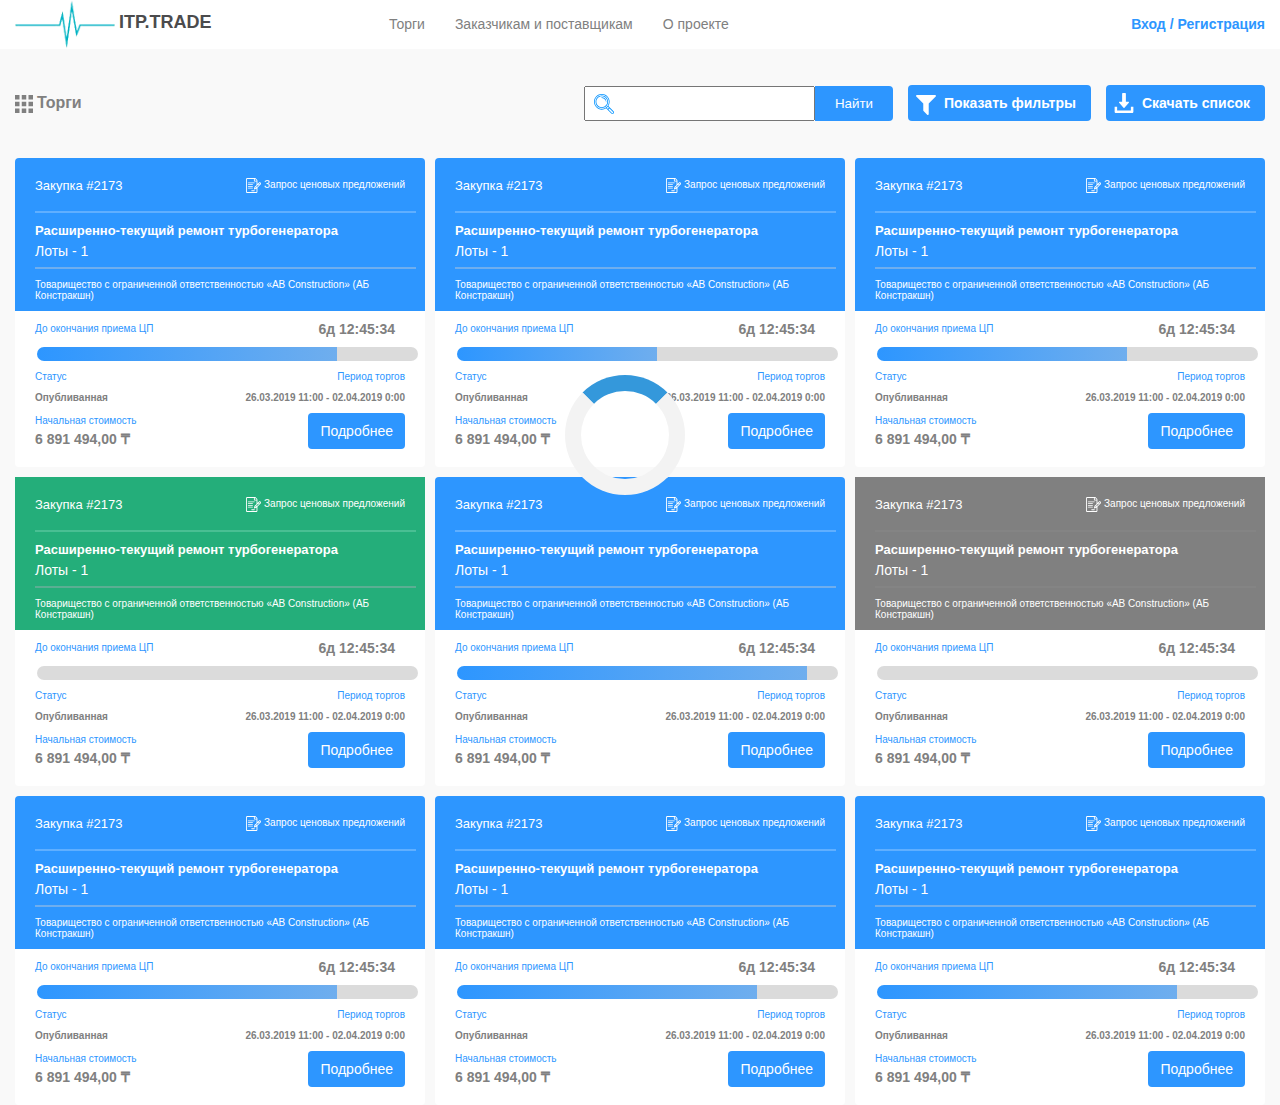
<file: index.html>
<!DOCTYPE html>
<html lang="ru-RU">
  <head>
    <meta charset="utf-8" />
    <title>Главная страница</title>
    <!--[if IE]>
      <meta http-equiv="X-UA-Compatible" content="IE = edge"
    /><![endif]-->
    <meta name="viewport" content="width=device-width,initial-scale=1" />
    <meta name="keywords" content="" />
    <link rel="stylesheet" type="text/css" href="css/style.css" />
    <link rel="shortcut icon" href="img/favicon/favicon-96x96.png" />
    <!--[if lt IE 9]>
      <script src="https://cdnjs.cloudflare.com/ajax/libs/html5shiv/3.7.3/html5shiv-printshiv.min.js"></script
    ><![endif]-->
  </head>
  <body onload="myFunction()" style="margin:0;">
    <div id="loader"></div>
    <div id="myDiv" class="wrapper animate-bottom">
      <header class="header">
        <div class="container">
          <div class="header__content">
            <div class="header__logo">
              <a href="index.html" class="header__logo-link">
                <img src="img/pulse.png" alt="" class="header__logo-img" />
                <span class="header__logo-text">ITP.TRADE</span>
              </a>
            </div>
            <div class="header__nav">
              <ul class="header__nav-list">
                <li class="header__nav-item">
                  <a href="" class="header__nav-link">Торги</a>
                </li>
                <li class="header__nav-item">
                  <a href="" class="header__nav-link"
                    >Заказчикам и поставщикам</a
                  >
                </li>
                <li class="header__nav-item">
                  <a href="" class="header__nav-link">О проекте</a>
                </li>
              </ul>
            </div>
            <div class="header__registration">
              <a href="#" class="header__registration-link">Вход &#47;</a>
              <a href="#" class="header__registration-link">Регистрация</a>
            </div>
          </div>
        </div>
      </header>
      <div class="content-top">
        <div class="container">
          <div class="content-top__bidding">
            <img src="img/svg/menu.svg" alt="" class="bidding__img" />
            <span class="bidding__text">Торги</span>
          </div>
          <div class="content-top__filter-sort">
            <div class="filter-sort__search">
              <div class="search__body">
                <form action="" class="search__form">
                  <input type="text" class="search__input" /><input
                    type="submit"
                    class="btn search__btn"
                    value="Найти"
                  />
                  <img src="img/svg/loupe.svg" alt="" class="search__img" />
                </form>
              </div>
            </div>
            <div class="filter-sort__filter-btn">
              <div class="filter-btn">
                <img src="img/svg/filter.svg" alt="" class="filter-btn__img" />
                <a href="#" class="btn btn__filter-btn">Показать фильтры</a>
              </div>
            </div>
            <div class="filter-sort__btn-download">
              <div class="btn-download">
                <img
                  src="img/svg/download.svg"
                  alt=""
                  class="btn-download__img"
                />
                <a href="#" class="btn btn__btn-download">Скачать список</a>
              </div>
            </div>
          </div>
        </div>
      </div>
      <div class="purchase-cards">
        <div class="container">
          <div class="purchase-card__item">
            <div class="card-header">
              <div class="card-header__number">
                <span class="card-header__number-purchase">Закупка #2173</span>
                <div class="card-header__request">
                  <img
                    src="img/svg/document.svg"
                    alt=""
                    class="card-header__request-img"
                  />
                  <span class="card-header__request-text"
                    >Запрос ценовых предложений</span
                  >
                </div>
              </div>
              <div class="card-header__head">
                <h3 class="card-header__head-h3">
                  Расширенно-текущий ремонт турбогенератора
                </h3>
                <span class="card-header__head-lots">Лоты - 1</span>
              </div>
              <div class="card-header__company">
                <span class="card-header__company-text"
                  >Товарищество с ограниченной ответственностью «AB
                  Construction» (АБ Констракшн)
                </span>
              </div>
            </div>
            <div class="card-content">
              <div class="card-content__range">
                <div class="range-info">
                  <div class="range-info__title">
                    <span class="range-info__end">До окончания приема ЦП</span>
                    <span class="range-date">6д 12:45:34</span>
                  </div>
                  <div class="range__filter__range-1"></div>
                </div>
              </div>
              <div class="card-content__status">
                <div class="status__title">
                  <span class="status-title__status">Статус</span>
                  <span class="status-trading">Период торгов</span>
                </div>
                <div class="status__content">
                  <span class="status-trading__published">Опубливанная</span>
                  <span class="status-trading__period"
                    >26.03.2019 11:00 - 02.04.2019 0:00</span
                  >
                </div>
              </div>
              <div class="card-content__initial">
                <div class="initial__title">
                  <span class="initial-cost">Начальная стоимость</span>
                  <span class="card-content__initial-cost__number"
                    >6 891 494,00 &#8376;</span
                  >
                </div>
                <a href="card.html" class="btn card-btn">Подробнее</a>
              </div>
            </div>
          </div>
          <div class="purchase-card__item">
            <div class="card-header">
              <div class="card-header__number">
                <span class="card-header__number-purchase">Закупка #2173</span>
                <div class="card-header__request">
                  <img
                    src="img/svg/document.svg"
                    alt=""
                    class="card-header__request-img"
                  />
                  <span class="card-header__request-text"
                    >Запрос ценовых предложений</span
                  >
                </div>
              </div>
              <div class="card-header__head">
                <h3 class="card-header__head-h3">
                  Расширенно-текущий ремонт турбогенератора
                </h3>
                <span class="card-header__head-lots">Лоты - 1</span>
              </div>
              <div class="card-header__company">
                <span class="card-header__company-text"
                  >Товарищество с ограниченной ответственностью «AB
                  Construction» (АБ Констракшн)
                </span>
              </div>
            </div>
            <div class="card-content">
              <div class="card-content__range">
                <div class="range-info">
                  <div class="range-info__title">
                    <span class="range-info__end">До окончания приема ЦП</span>
                    <span class="range-date">6д 12:45:34</span>
                  </div>
                  <div class="range__filter__range-2"></div>
                </div>
              </div>
              <div class="card-content__status">
                <div class="status__title">
                  <span class="status-title__status">Статус</span>
                  <span class="status-trading">Период торгов</span>
                </div>
                <div class="status__content">
                  <span class="status-trading__published">Опубливанная</span>
                  <span class="status-trading__period"
                    >26.03.2019 11:00 - 02.04.2019 0:00</span
                  >
                </div>
              </div>
              <div class="card-content__initial">
                <div class="initial__title">
                  <span class="initial-cost">Начальная стоимость</span>
                  <span class="card-content__initial-cost__number"
                    >6 891 494,00 &#8376;</span
                  >
                </div>
                <a href="card.html" class="btn card-btn">Подробнее</a>
              </div>
            </div>
          </div>
          <div class="purchase-card__item">
            <div class="card-header">
              <div class="card-header__number">
                <span class="card-header__number-purchase">Закупка #2173</span>
                <div class="card-header__request">
                  <img
                    src="img/svg/document.svg"
                    alt=""
                    class="card-header__request-img"
                  />
                  <span class="card-header__request-text"
                    >Запрос ценовых предложений</span
                  >
                </div>
              </div>
              <div class="card-header__head">
                <h3 class="card-header__head-h3">
                  Расширенно-текущий ремонт турбогенератора
                </h3>
                <span class="card-header__head-lots">Лоты - 1</span>
              </div>
              <div class="card-header__company">
                <span class="card-header__company-text"
                  >Товарищество с ограниченной ответственностью «AB
                  Construction» (АБ Констракшн)
                </span>
              </div>
            </div>
            <div class="card-content">
              <div class="card-content__range">
                <div class="range-info">
                  <div class="range-info__title">
                    <span class="range-info__end">До окончания приема ЦП</span>
                    <span class="range-date">6д 12:45:34</span>
                  </div>
                  <div class="range__filter__range-3"></div>
                </div>
              </div>
              <div class="card-content__status">
                <div class="status__title">
                  <span class="status-title__status">Статус</span>
                  <span class="status-trading">Период торгов</span>
                </div>
                <div class="status__content">
                  <span class="status-trading__published">Опубливанная</span>
                  <span class="status-trading__period"
                    >26.03.2019 11:00 - 02.04.2019 0:00</span
                  >
                </div>
              </div>
              <div class="card-content__initial">
                <div class="initial__title">
                  <span class="initial-cost">Начальная стоимость</span>
                  <span class="card-content__initial-cost__number"
                    >6 891 494,00 &#8376;</span
                  >
                </div>
                <a href="card.html" class="btn card-btn">Подробнее</a>
              </div>
            </div>
          </div>
          <div class="purchase-card__item">
            <div class="card-header--green">
              <div class="card-header__number--green">
                <span class="card-header__number-purchase">Закупка #2173</span>
                <div class="card-header__request">
                  <img
                    src="img/svg/document.svg"
                    alt=""
                    class="card-header__request-img"
                  />
                  <span class="card-header__request-text"
                    >Запрос ценовых предложений</span
                  >
                </div>
              </div>
              <div class="card-header__head--green">
                <h3 class="card-header__head-h3">
                  Расширенно-текущий ремонт турбогенератора
                </h3>
                <span class="card-header__head-lots">Лоты - 1</span>
              </div>
              <div class="card-header__company">
                <span class="card-header__company-text"
                  >Товарищество с ограниченной ответственностью «AB
                  Construction» (АБ Констракшн)
                </span>
              </div>
            </div>
            <div class="card-content">
              <div class="card-content__range">
                <div class="range-info">
                  <div class="range-info__title">
                    <span class="range-info__end">До окончания приема ЦП</span>
                    <span class="range-date">6д 12:45:34</span>
                  </div>
                  <div class="range__filter__range-4"></div>
                </div>
              </div>
              <div class="card-content__status">
                <div class="status__title">
                  <span class="status-title__status">Статус</span>
                  <span class="status-trading">Период торгов</span>
                </div>
                <div class="status__content">
                  <span class="status-trading__published">Опубливанная</span>
                  <span class="status-trading__period"
                    >26.03.2019 11:00 - 02.04.2019 0:00</span
                  >
                </div>
              </div>
              <div class="card-content__initial">
                <div class="initial__title">
                  <span class="initial-cost">Начальная стоимость</span>
                  <span class="card-content__initial-cost__number"
                    >6 891 494,00 &#8376;</span
                  >
                </div>
                <a href="card.html" class="btn card-btn">Подробнее</a>
              </div>
            </div>
          </div>
          <div class="purchase-card__item">
            <div class="card-header">
              <div class="card-header__number">
                <span class="card-header__number-purchase">Закупка #2173</span>
                <div class="card-header__request">
                  <img
                    src="img/svg/document.svg"
                    alt=""
                    class="card-header__request-img"
                  />
                  <span class="card-header__request-text"
                    >Запрос ценовых предложений</span
                  >
                </div>
              </div>
              <div class="card-header__head">
                <h3 class="card-header__head-h3">
                  Расширенно-текущий ремонт турбогенератора
                </h3>
                <span class="card-header__head-lots">Лоты - 1</span>
              </div>
              <div class="card-header__company">
                <span class="card-header__company-text"
                  >Товарищество с ограниченной ответственностью «AB
                  Construction» (АБ Констракшн)
                </span>
              </div>
            </div>
            <div class="card-content">
              <div class="card-content__range">
                <div class="range-info">
                  <div class="range-info__title">
                    <span class="range-info__end">До окончания приема ЦП</span>
                    <span class="range-date">6д 12:45:34</span>
                  </div>
                  <div class="range__filter__range-5"></div>
                </div>
              </div>
              <div class="card-content__status">
                <div class="status__title">
                  <span class="status-title__status">Статус</span>
                  <span class="status-trading">Период торгов</span>
                </div>
                <div class="status__content">
                  <span class="status-trading__published">Опубливанная</span>
                  <span class="status-trading__period"
                    >26.03.2019 11:00 - 02.04.2019 0:00</span
                  >
                </div>
              </div>
              <div class="card-content__initial">
                <div class="initial__title">
                  <span class="initial-cost">Начальная стоимость</span>
                  <span class="card-content__initial-cost__number"
                    >6 891 494,00 &#8376;</span
                  >
                </div>
                <a href="card.html" class="btn card-btn">Подробнее</a>
              </div>
            </div>
          </div>
          <div class="purchase-card__item">
            <div class="card-header--gray">
              <div class="card-header__number--gray">
                <span class="card-header__number-purchase">Закупка #2173</span>
                <div class="card-header__request">
                  <img
                    src="img/svg/document.svg"
                    alt=""
                    class="card-header__request-img"
                  />
                  <span class="card-header__request-text"
                    >Запрос ценовых предложений</span
                  >
                </div>
              </div>
              <div class="card-header__head--gray">
                <h3 class="card-header__head-h3">
                  Расширенно-текущий ремонт турбогенератора
                </h3>
                <span class="card-header__head-lots">Лоты - 1</span>
              </div>
              <div class="card-header__company">
                <span class="card-header__company-text"
                  >Товарищество с ограниченной ответственностью «AB
                  Construction» (АБ Констракшн)
                </span>
              </div>
            </div>
            <div class="card-content">
              <div class="card-content__range">
                <div class="range-info">
                  <div class="range-info__title">
                    <span class="range-info__end">До окончания приема ЦП</span>
                    <span class="range-date">6д 12:45:34</span>
                  </div>
                  <div class="range__filter__range-6"></div>
                </div>
              </div>
              <div class="card-content__status">
                <div class="status__title">
                  <span class="status-title__status">Статус</span>
                  <span class="status-trading">Период торгов</span>
                </div>
                <div class="status__content">
                  <span class="status-trading__published">Опубливанная</span>
                  <span class="status-trading__period"
                    >26.03.2019 11:00 - 02.04.2019 0:00</span
                  >
                </div>
              </div>
              <div class="card-content__initial">
                <div class="initial__title">
                  <span class="initial-cost">Начальная стоимость</span>
                  <span class="card-content__initial-cost__number"
                    >6 891 494,00 &#8376;</span
                  >
                </div>
                <a href="card.html" class="btn card-btn">Подробнее</a>
              </div>
            </div>
          </div>
          <div class="purchase-card__item">
            <div class="card-header">
              <div class="card-header__number">
                <span class="card-header__number-purchase">Закупка #2173</span>
                <div class="card-header__request">
                  <img
                    src="img/svg/document.svg"
                    alt=""
                    class="card-header__request-img"
                  />
                  <span class="card-header__request-text"
                    >Запрос ценовых предложений</span
                  >
                </div>
              </div>
              <div class="card-header__head">
                <h3 class="card-header__head-h3">
                  Расширенно-текущий ремонт турбогенератора
                </h3>
                <span class="card-header__head-lots">Лоты - 1</span>
              </div>
              <div class="card-header__company">
                <span class="card-header__company-text"
                  >Товарищество с ограниченной ответственностью «AB
                  Construction» (АБ Констракшн)
                </span>
              </div>
            </div>
            <div class="card-content">
              <div class="card-content__range">
                <div class="range-info">
                  <div class="range-info__title">
                    <span class="range-info__end">До окончания приема ЦП</span>
                    <span class="range-date">6д 12:45:34</span>
                  </div>
                  <div class="range__filter__range-7"></div>
                </div>
              </div>
              <div class="card-content__status">
                <div class="status__title">
                  <span class="status-title__status">Статус</span>
                  <span class="status-trading">Период торгов</span>
                </div>
                <div class="status__content">
                  <span class="status-trading__published">Опубливанная</span>
                  <span class="status-trading__period"
                    >26.03.2019 11:00 - 02.04.2019 0:00</span
                  >
                </div>
              </div>
              <div class="card-content__initial">
                <div class="initial__title">
                  <span class="initial-cost">Начальная стоимость</span>
                  <span class="card-content__initial-cost__number"
                    >6 891 494,00 &#8376;</span
                  >
                </div>
                <a href="card.html" class="btn card-btn">Подробнее</a>
              </div>
            </div>
          </div>
          <div class="purchase-card__item">
            <div class="card-header">
              <div class="card-header__number">
                <span class="card-header__number-purchase">Закупка #2173</span>
                <div class="card-header__request">
                  <img
                    src="img/svg/document.svg"
                    alt=""
                    class="card-header__request-img"
                  />
                  <span class="card-header__request-text"
                    >Запрос ценовых предложений</span
                  >
                </div>
              </div>
              <div class="card-header__head">
                <h3 class="card-header__head-h3">
                  Расширенно-текущий ремонт турбогенератора
                </h3>
                <span class="card-header__head-lots">Лоты - 1</span>
              </div>
              <div class="card-header__company">
                <span class="card-header__company-text"
                  >Товарищество с ограниченной ответственностью «AB
                  Construction» (АБ Констракшн)
                </span>
              </div>
            </div>
            <div class="card-content">
              <div class="card-content__range">
                <div class="range-info">
                  <div class="range-info__title">
                    <span class="range-info__end">До окончания приема ЦП</span>
                    <span class="range-date">6д 12:45:34</span>
                  </div>
                  <div class="range__filter__range-8"></div>
                </div>
              </div>
              <div class="card-content__status">
                <div class="status__title">
                  <span class="status-title__status">Статус</span>
                  <span class="status-trading">Период торгов</span>
                </div>
                <div class="status__content">
                  <span class="status-trading__published">Опубливанная</span>
                  <span class="status-trading__period"
                    >26.03.2019 11:00 - 02.04.2019 0:00</span
                  >
                </div>
              </div>
              <div class="card-content__initial">
                <div class="initial__title">
                  <span class="initial-cost">Начальная стоимость</span>
                  <span class="card-content__initial-cost__number"
                    >6 891 494,00 &#8376;</span
                  >
                </div>
                <a href="card.html" class="btn card-btn">Подробнее</a>
              </div>
            </div>
          </div>
          <div class="purchase-card__item">
            <div class="card-header">
              <div class="card-header__number">
                <span class="card-header__number-purchase">Закупка #2173</span>
                <div class="card-header__request">
                  <img
                    src="img/svg/document.svg"
                    alt=""
                    class="card-header__request-img"
                  />
                  <span class="card-header__request-text"
                    >Запрос ценовых предложений</span
                  >
                </div>
              </div>
              <div class="card-header__head">
                <h3 class="card-header__head-h3">
                  Расширенно-текущий ремонт турбогенератора
                </h3>
                <span class="card-header__head-lots">Лоты - 1</span>
              </div>
              <div class="card-header__company">
                <span class="card-header__company-text"
                  >Товарищество с ограниченной ответственностью «AB
                  Construction» (АБ Констракшн)
                </span>
              </div>
            </div>
            <div class="card-content">
              <div class="card-content__range">
                <div class="range-info">
                  <div class="range-info__title">
                    <span class="range-info__end">До окончания приема ЦП</span>
                    <span class="range-date">6д 12:45:34</span>
                  </div>
                  <div class="range__filter__range-9"></div>
                </div>
              </div>
              <div class="card-content__status">
                <div class="status__title">
                  <span class="status-title__status">Статус</span>
                  <span class="status-trading">Период торгов</span>
                </div>
                <div class="status__content">
                  <span class="status-trading__published">Опубливанная</span>
                  <span class="status-trading__period"
                    >26.03.2019 11:00 - 02.04.2019 0:00</span
                  >
                </div>
              </div>
              <div class="card-content__initial">
                <div class="initial__title">
                  <span class="initial-cost">Начальная стоимость</span>
                  <span class="card-content__initial-cost__number"
                    >6 891 494,00 &#8376;</span
                  >
                </div>
                <a href="card.html" class="btn card-btn">Подробнее</a>
              </div>
            </div>
          </div>
        </div>
      </div>
    </div>

    <script src="js/main.js"></script>
  </body>
</html>
</file>
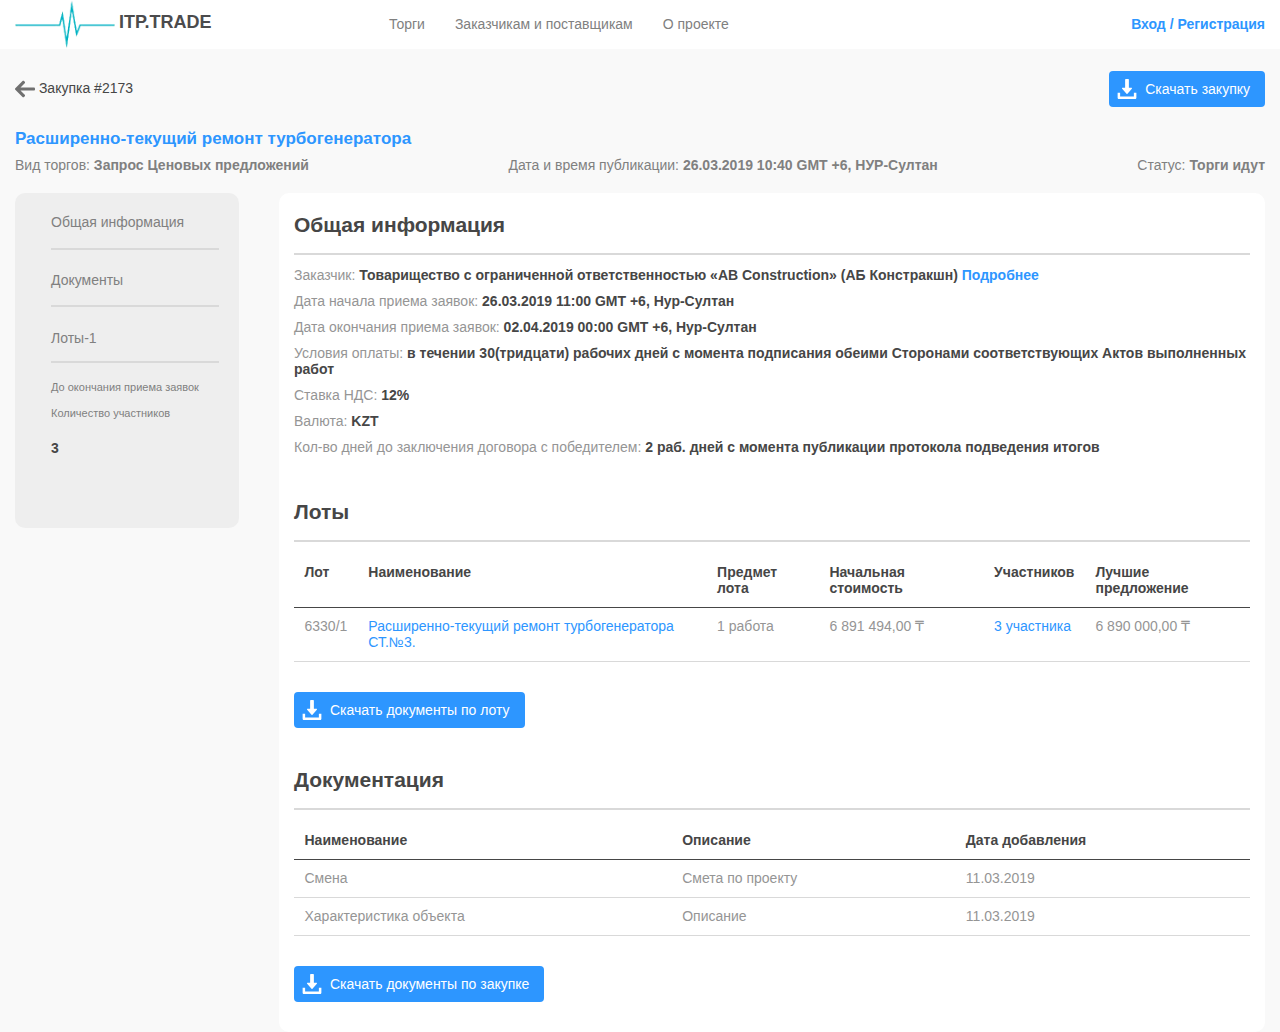
<file: card.html>
<!DOCTYPE html>
<html lang="ru-RU">
  <head>
    <meta charset="utf-8" />
    <title>Закупка</title>
    <!--[if IE]>
      <meta http-equiv="X-UA-Compatible" content="IE = edge"
    /><![endif]-->
    <meta name="viewport" content="width=device-width,initial-scale=1" />
    <meta name="keywords" content="" />
    <link rel="shortcut icon" href="img/favicon/favicon-96x96.png" />
    <link rel="stylesheet" type="text/css" href="css/style.css" />
    <!--[if lt IE 9]>
      <script src="https://cdnjs.cloudflare.com/ajax/libs/html5shiv/3.7.3/html5shiv-printshiv.min.js"></script
    ><![endif]-->
  </head>
  <body>
    <div class="wrapper">
      <header class="header">
        <div class="container">
          <div class="header__content">
            <div class="header__logo">
              <a href="index.html" class="header__logo-link">
                <img src="img/pulse.png" alt="" class="header__logo-img" />
                <span class="header__logo-text">ITP.TRADE</span>
              </a>
            </div>
            <div class="header__nav">
              <ul class="header__nav-list">
                <li class="header__nav-item">
                  <a href="" class="header__nav-link">Торги</a>
                </li>
                <li class="header__nav-item">
                  <a href="" class="header__nav-link"
                    >Заказчикам и поставщикам</a
                  >
                </li>
                <li class="header__nav-item">
                  <a href="" class="header__nav-link">О проекте</a>
                </li>
              </ul>
            </div>
            <div class="header__registration">
              <a href="#" class="header__registration-link">Вход &#47;</a>
              <a href="#" class="header__registration-link">Регистрация</a>
            </div>
          </div>
        </div>
      </header>
      <div class="section-title">
        <div class="container">
            <div class="section-title__top">
                <div class="section-title__back">
                  <img src="img/svg/left-arrow.svg" alt="" class="back__img">
                  <a href="index.html" class="back__link">Закупка #2173</a>
                </div>
                <div class="btn-download">
                  <img
                    src="img/svg/download.svg"
                    alt=""
                    class="btn-download__img"
                  />
                  <a href="#" class="btn btn__btn-download">Скачать закупку</a>
                  </div>
              </div>
              <div class="section-title__middle">
                <div class="section-middle__title">
                  <h3 class="section-middle__title-head">Расширенно-текущий ремонт турбогенератора</h3>
                </div>
              </div>
              <div class="section-title__bottom">
                <span class="bottom__type-bidding">Вид торгов: <b> Запрос Ценовых предложений</b></span>
                <span class="bottom__date">Дата и время публикации: <b> 26.03.2019 10:40 GMT +6, НУР-Султан</b></span>
                <span class="bottom__status">Статус:<b> Торги идут</b></span>
              </div>
        </div>
      </div>
      
      <div class="main-content">
        <div class="container">
          <aside class="sidebar">
              <div class="container">
                <span class="sidebar__info">Общая информация</span>
                <span class="sidebar__documentation">Документы</span>
                <span class="sidebar__lots">Лоты-1</span>
                <span class="sidebar__applications-end">До окончания приема заявок</span>
                <span class="sidebar__participants">Количество участников</span>
                <span class="sidebar__participants-number">3</span>
              </div>  
            </aside>
        </div> 
          <div class="container">
            <div class="main-content__wrapper">
              <div class="container">
                  <div class="main-content__block-info">
                      <h2 class="block-info__head">Общая информация</h2>
                      <span class="block-info__company">Заказчик: <b>Товарищество с ограниченной ответственностью «AB Construction» (АБ Констракшн) <a href="#" class="company-more">Подробнее</a> </b></span>
                      <span class="block-info__date-start">Дата начала приема заявок:<b> 26.03.2019 11:00 GMT +6, Нур-Султан</b> </span>
                      <span class="block-info__date-end">Дата окончания приема заявок:<b> 02.04.2019 00:00 GMT +6, Нур-Султан</b> </span>
                      <span class="block-info__payment-condition">Условия оплаты:<b> в течении 30(тридцати) рабочих дней с момента подписания обеими Сторонами соответствующих Актов выполненных работ</b></span>
                      <span class="block-info__rate">Ставка НДС:<b> 12%</b></span> 
                      <span class="block-info__currency">Валюта: <b>KZT</b></span>
                      <span class="block-info__quantity">Кол-во дней до заключения договора с победителем: <b>2 раб. дней с момента публикации протокола подведения итогов</b></span> 
                    </div>
                    <div class="main-content__block-lots">
                      <h2 class="block-lots__head">Лоты</h2>
                      <table class="table block-lots__table">
                          <thead class="block-lots__thead-inverse">
                            <tr>
                              <th>Лот</th>
                              <th>Наименование</th>
                              <th>Предмет лота</th>
                              <th>Начальная стоимость</th>
                              <th>Участников</th>
                              <th>Лучшие предложение</th>
                            </tr>
                          </thead>
                          <tbody>
                            <tr>
                              <td scope="row">6330/1</td>
                              <td class="td-blue">Расширенно-текущий ремонт турбогенератора СТ.№3.</td>
                              <td>1 работа</td>
                              <td>6 891 494,00 &#8376;</td>
                              <td class="td-blue">3 участника</td>
                              <td>6 890 000,00 &#8376;</td>
                            </tr>
                          </tbody>
                        </table>
                        <div class="btn-download">
                          <img
                            src="img/svg/download.svg"
                            alt=""
                            class="btn-download__img"
                          />
                          <a href="#" class="btn btn__btn-download">Скачать документы по лоту</a>
                            </div>
                    </div>
                    <div class="main-content__block-documentation">
                        <h2 class="block-documentation__head">Документация</h2>
                        <table class="table block-lots__table">
                            <thead class="block-documentation__thead-inverse">
                              <tr>
                                <th>Наименование</th>
                                <th>Описание</th>
                                <th>Дата добавления</th>
                              </tr>
                            </thead>
                            <tbody>
                              <tr>
                                <td scope="row">Смена</td>
                                <td>Смета по проекту</td>
                                <td>11.03.2019</td>
                              </tr>
                              <tr>
                                <td scope="row">Характеристика объекта</td>
                                <td>Описание</td>
                                <td>11.03.2019</td>
                                </tr>
                            </tbody>
                          </table>
                          <div class="btn-download">
                            <img
                              src="img/svg/download.svg"
                              alt=""
                              class="btn-download__img"
                            />
                            <a href="#" class="btn btn__btn-download">Скачать документы по закупке</a>
                              </div>
                    </div>          
              </div>
          </div>
          </div>   
      </div> 
  </body>
</html>
</file>
<file: css/style.css>
html {
  font-size: 14px;
  height: 100%;
}
body {
  height: 100%;
  font-family: 'Open Sans', sans-serif;
  /* overflow: hidden; */
  background: rgb(249, 249, 249);
  margin: 0;
  padding: 0;
}

h1,
h2,
h3,
h4,
h5,
h6 {
  margin: 0;
}

ul,
li {
  list-style-type: none;
  margin: 0;
  padding: 0;
}

a {
  text-decoration: none;
}
a:hover {
  text-decoration: underline;
}
.back__link:hover {
  text-decoration: none;
}
.btn:hover {
  text-decoration: none;
  box-shadow: 0 4px 10px 0 rgba(0, 0, 0, 0.2), 0 4px 20px 0 rgba(0, 0, 0, 0.19);
}

.header__logo-link:hover {
  text-decoration: none;
}
p {
  margin: 0;
}

audio,
canvas,
iframe,
img,
svg,
video,
textarea {
  vertical-align: middle;
}

textarea {
  resize: none;
}

section {
  position: relative;
  padding: 30px 0;
}

input,
select,
button {
  outline: none;
}

*,
*:before,
*:after {
  box-sizing: border-box;
}

.wrapper {
  display: flex;
  flex-direction: column;
  height: 100%;
}

.content {
  flex: 1 0 auto;
}

.container {
  margin: 0 auto;
  max-width: 1920px;
  padding: 0 15px;
  width: 100%;
}
.btn {
  background: rgb(45, 150, 255);
  color: white;
  padding: 10px 10px;
  border-radius: 4px;
  border: none;
}
/* header */
.header {
  background: white;
  height: 90px;
  display: flex;
  align-items: center;
}
.header__content {
  display: flex;
  align-items: center;
  justify-content: space-between;
}
.header__logo-img {
  width: 100px;
}
.header__logo-text {
  font-size: 18px;
  font-weight: bold;
  color: rgb(75, 75, 77);
}
.header__nav-list {
  display: flex;
  margin-right: 225px;
}
.header__nav-item {
  padding: 0 15px;
}
.header__nav-link {
  color: gray;
}
.header__registration-link {
  color: rgb(45, 150, 255);
  font-weight: bold;
}
/* Content-top */
.content-top {
  padding: 37px 0;
}
.bidding__img {
  width: 18px;
  height: 18px;
}
.bidding__text {
  font-size: 16px;
  font-weight: bold;
  color: gray;
}
.content-top__filter-sort {
  display: flex;
  align-items: center;
  font-weight: bold;
}
.content-top .container {
  display: flex;
  align-items: center;
  justify-content: space-between;
}
.filter-sort__search {
  margin-right: 15px;
}
.search__body {
  position: relative;
}
.search__img {
  width: 20px;
  height: 20px;
  position: absolute;
  top: 8px;
  left: 10px;
}
.search__input {
  height: 35px;
  padding: 0 10px 0 40px;
}
.search__btn {
  padding-right: 20px;
  padding-left: 20px;
  border-radius: 0 4px 4px 0;
}
.filter-sort__filter-btn {
  margin-right: 15px;
}
.btn__filter-btn {
  padding-left: 36px;
  padding-right: 15px;
}

.filter-btn {
  position: relative;
}
.filter-btn__img {
  width: 20px;
  height: 20px;
  position: absolute;
  top: 0px;
  left: 8px;
}
.btn-download {
  position: relative;
}
.btn-download__img {
  width: 20px;
  height: 20px;
  position: absolute;
  top: -2px;
  left: 8px;
}
.btn__btn-download {
  padding-left: 36px;
  padding-right: 15px;
}
/* Purchase-cards */
.purchase-cards .container {
  display: grid;
  grid-template-columns: 1fr 1fr 1fr;
  grid-row-gap: 10px;
  grid-column-gap: 10px;
}
.card-header {
  background: rgb(45, 150, 255);
  color: white;
  border-radius: 4px 4px 0 0;
}
.card-header--green {
  background: rgb(36, 174, 122);
  color: white;
}
.card-header--gray {
  background: gray;
  color: white;
}
.card-header__number {
  display: flex;
  align-items: center;
  justify-content: space-between;
  padding: 20px 20px;
  position: relative;
}
.card-header__number--green {
  display: flex;
  align-items: center;
  justify-content: space-between;
  padding: 20px 20px;
  position: relative;
}
.card-header__number--gray {
  display: flex;
  align-items: center;
  justify-content: space-between;
  padding: 20px 20px;
  position: relative;
}
.card-header__number--green:before {
  content: '';
  position: absolute;
  bottom: 0;
  height: 1px;
  width: 93%;
  margin: 0 auto;
  border-bottom: 2px solid rgb(73, 191, 147);
}
.card-header__number--gray:before {
  content: '';
  position: absolute;
  bottom: 0;
  height: 1px;
  width: 93%;
  margin: 0 auto;
  border-bottom: 2px solid rgb(132, 132, 132);
}
.card-header__number:before {
  content: '';
  position: absolute;
  bottom: 0;
  height: 1px;
  width: 93%;
  margin: 0 auto;
  border-bottom: 2px solid rgb(96, 175, 255);
}
.card-header__number-purchase {
  font-size: 13px;
}
.card-header__request {
  font-size: 10px;
}
.card-content {
  background: white;
  border-radius: 0 0 4px 4px;
}
.card-header__head {
  padding: 10px 20px;
  position: relative;
}
.card-header__head:before {
  content: '';
  position: absolute;
  bottom: 0;
  height: 1px;
  width: 93%;
  margin: 0 auto;
  border-bottom: 2px solid rgb(111, 174, 238);
}
.card-header__head--green {
  padding: 10px 20px;
  position: relative;
}
.card-header__head--green:before {
  content: '';
  position: absolute;
  bottom: 0;
  height: 1px;
  width: 93%;
  margin: 0 auto;
  border-bottom: 2px solid rgb(91, 174, 147);
}
.card-header__head--gray {
  padding: 10px 20px;
  position: relative;
}
.card-header__head--gray:before {
  content: '';
  position: absolute;
  bottom: 0;
  height: 1px;
  width: 93%;
  margin: 0 auto;
  border-bottom: 2px solid rgb(132, 132, 132);
}
.card-header__request-img {
  width: 15px;
  height: 15px;
}
.card-header__head-h3 {
  margin-bottom: 5px;
  font-size: 13px;
}
.card-header__company-text {
  display: block;
  padding: 10px 0 10px 20px;
  font-size: 10px;
}
.card-content__range {
  padding: 10px 0;
}
.card-btn {
  padding-left: 12px;
  padding-right: 12px;
}
.range-info__title {
  display: flex;
  align-items: center;
  justify-content: space-between;
  padding: 0 30px 10px 20px;
}
.range-info__end {
  font-size: 10px;
  color: rgb(45, 150, 255);
}
.range-date {
  font-weight: bold;
  color: gray;
}
.range__filter__range-1 {
  width: 93%;
  height: 14px;
  margin: 0 22px;
  border-radius: 10px;
  background-image: linear-gradient(
    to right,
    rgb(45, 150, 255),
    rgb(111, 174, 238) 300px,
    #dbdbdb 110px,
    #dbdbdb
  );
}
.range__filter__range-2 {
  width: 93%;
  height: 14px;
  margin: 0 22px;
  border-radius: 10px;
  background-image: linear-gradient(
    to right,
    rgb(45, 150, 255),
    rgb(111, 174, 238) 200px,
    #dbdbdb 110px,
    #dbdbdb
  );
}
.range__filter__range-3 {
  width: 93%;
  height: 14px;
  margin: 0 22px;
  border-radius: 10px;
  background-image: linear-gradient(
    to right,
    rgb(45, 150, 255),
    rgb(111, 174, 238) 250px,
    #dbdbdb 110px,
    #dbdbdb
  );
}
.range__filter__range-4 {
  width: 93%;
  height: 14px;
  margin: 0 22px;
  border-radius: 10px;
  background-image: linear-gradient(to right, #dbdbdb 110px, #dbdbdb);
}
.range__filter__range-5 {
  width: 93%;
  height: 14px;
  margin: 0 22px;
  border-radius: 10px;
  background-image: linear-gradient(
    to right,
    rgb(45, 150, 255),
    rgb(111, 174, 238) 350px,
    #dbdbdb 110px,
    #dbdbdb
  );
}
.range__filter__range-6 {
  width: 93%;
  height: 14px;
  margin: 0 22px;
  border-radius: 10px;
  background-image: linear-gradient(to right, #dbdbdb 110px, #dbdbdb);
}
.range__filter__range-7 {
  width: 93%;
  height: 14px;
  margin: 0 22px;
  border-radius: 10px;
  background-image: linear-gradient(
    to right,
    rgb(45, 150, 255),
    rgb(111, 174, 238) 300px,
    #dbdbdb 110px,
    #dbdbdb
  );
}
.range__filter__range-8 {
  width: 93%;
  height: 14px;
  margin: 0 22px;
  border-radius: 10px;
  background-image: linear-gradient(
    to right,
    rgb(45, 150, 255),
    rgb(111, 174, 238) 300px,
    #dbdbdb 110px,
    #dbdbdb
  );
}
.range__filter__range-9 {
  width: 93%;
  height: 14px;
  margin: 0 22px;
  border-radius: 10px;
  background-image: linear-gradient(
    to right,
    rgb(45, 150, 255),
    rgb(111, 174, 238) 300px,
    #dbdbdb 110px,
    #dbdbdb
  );
}
.status__title {
  display: flex;
  align-items: center;
  justify-content: space-between;
  padding: 0 20px 10px 20px;
  font-size: 10px;
  color: rgb(45, 150, 255);
}
.status__content {
  display: flex;
  align-items: center;
  justify-content: space-between;
  padding: 0 20px 10px 20px;
  font-weight: bold;
  color: gray;
}
.status-trading__published {
  font-size: 10px;
}
.status-trading__period {
  font-size: 10px;
}
.card-content__initial {
  display: flex;
  align-items: center;
  justify-content: space-between;
  padding: 0 20px 18px 20px;
}
.initial__title {
  display: flex;
  flex-direction: column;
}
.initial-cost {
  font-size: 10px;
  color: rgb(45, 150, 255);
  margin-bottom: 5px;
}
.card-content__initial-cost__number {
  padding: 0;
  font-weight: bold;
  color: gray;
}
/* Section-title */
.section-title {
  margin-bottom: 20px;
}
.section-title__top {
  display: flex;
  align-items: center;
  justify-content: space-between;
  padding: 30px 0;
}
.back__img {
  width: 20px;
  height: 20px;
}
.back__link {
  color: rgb(70, 70, 70);
}
.section-middle__title-head {
  color: rgb(45, 150, 255);
  font-weight: bold;
  font-size: 17px;
  margin-bottom: 8px;
}
.section-title__bottom {
  display: flex;
  align-items: center;
  justify-content: space-between;
  color: gray;
}

/* Main-content */
.main-content {
  display: grid;
  grid-template-columns: 1fr 4fr;
  grid-column-gap: 10px;
}
.sidebar {
  background: rgb(238, 238, 238);
  height: 40%;
  border-radius: 10px;
  position: relative;
}
.sidebar span {
  display: block;
  padding: 1.5rem;
  color: gray;
}
.sidebar__info:before {
  content: '';
  position: absolute;
  top: 55px;
  bottom: 0;
  height: 1px;
  width: 75%;
  margin: 0 auto;
  border-bottom: 2px solid rgb(217, 217, 217);
}
.main-content__block-documentation {
  position: relative;
}
.sidebar__documentation:before {
  content: '';
  position: absolute;
  top: 112px;
  bottom: 0;
  height: 1px;
  width: 75%;
  margin: 0 auto;
  border-bottom: 2px solid rgb(217, 217, 217);
}
.block-documentation__head {
  padding: 20px 0;
  margin-bottom: 10px;
  color: rgb(70, 70, 70);
}
.block-documentation__head:before {
  content: '';
  position: absolute;
  top: 60px;
  bottom: 0;
  height: 1px;
  width: 100%;
  margin: 0 auto;
  border-bottom: 2px solid rgb(217, 217, 217);
}
.sidebar__lots:before {
  content: '';
  position: absolute;
  top: 168px;
  bottom: 0;
  height: 1px;
  width: 75%;
  margin: 0 auto;
  border-bottom: 2px solid rgb(217, 217, 217);
}
.sidebar__applications-end {
  padding: 1rem 1.5rem !important;
  font-size: 11px;
}
.sidebar__participants {
  padding: 0 1.5rem !important;
  font-size: 11px;
}
.sidebar__participants-number {
  color: rgb(70, 70, 70) !important;
  font-weight: bold;
}
.main-content__wrapper {
  background: white;
  padding-bottom: 40px;
  border-radius: 10px;
}
.main-content__block-info {
  position: relative;
  margin-bottom: 25px;
}
.main-content__block-info span {
  display: block;
  margin-bottom: 10px;
  color: rgb(149, 149, 149);
}
.main-content__block-info span b {
  color: rgb(70, 70, 70);
}
.block-info__head {
  padding: 20px 0;
  margin-bottom: 10px;
  color: rgb(70, 70, 70) !important;
}
.block-info__head:before {
  content: '';
  position: absolute;
  top: 60px;
  bottom: 0;
  height: 1px;
  width: 100%;
  margin: 0 auto;
  border-bottom: 2px solid rgb(217, 217, 217);
}
.company-more {
  color: rgb(45, 150, 255);
}
.main-content__block-lots {
  position: relative;
  margin-bottom: 30px;
}
.block-lots__head {
  padding: 20px 0;
  margin-bottom: 10px;
  color: rgb(70, 70, 70) !important;
}
.block-lots__head:before {
  content: '';
  position: absolute;
  top: 60px;
  bottom: 0;
  height: 1px;
  width: 100%;
  margin: 0 auto;
  border-bottom: 2px solid rgb(217, 217, 217);
}
.table {
  border-collapse: collapse;
  width: 100%;
  margin-bottom: 40px;
}
thead {
  display: table-header-group;
  vertical-align: middle;
  border-color: inherit;
}
tr {
  display: table-row;
  vertical-align: inherit;
  border-color: inherit;
}
.block-lots__thead-inverse th {
  color: rgb(70, 70, 70);
}
tbody {
  display: table-row-group;
  vertical-align: middle;
  border-color: inherit;
}
table th {
  padding: 0.75rem;
  vertical-align: top;
  border-bottom: 1px solid rgb(70, 70, 70);
  color: rgb(70, 70, 70);
  text-align: left;
}
table td {
  padding: 0.75rem;
  vertical-align: top;
  border-bottom: 1px solid rgb(217, 217, 217);
  color: rgb(149, 149, 149);
}
.td-blue {
  color: rgb(45, 150, 255);
}
/* Preloader */
#loader {
  position: absolute;
  left: 50%;
  top: 50%;
  z-index: 1;
  width: 150px;
  height: 150px;
  margin: -75px 0 0 -75px;
  border: 16px solid #f3f3f3;
  border-radius: 50%;
  border-top: 16px solid #3498db;
  width: 120px;
  height: 120px;
  -webkit-animation: spin 2s linear infinite;
  animation: spin 2s linear infinite;
}

@-webkit-keyframes spin {
  0% {
    -webkit-transform: rotate(0deg);
  }
  100% {
    -webkit-transform: rotate(360deg);
  }
}

@keyframes spin {
  0% {
    transform: rotate(0deg);
  }
  100% {
    transform: rotate(360deg);
  }
}

/* Add animation to "page content" */
.animate-bottom {
  position: relative;
  -webkit-animation-name: animatebottom;
  -webkit-animation-duration: 1s;
  animation-name: animatebottom;
  animation-duration: 1s;
}

@-webkit-keyframes animatebottom {
  from {
    bottom: -100px;
    opacity: 0;
  }
  to {
    bottom: 0px;
    opacity: 1;
  }
}

@keyframes animatebottom {
  from {
    bottom: -100px;
    opacity: 0;
  }
  to {
    bottom: 0;
    opacity: 1;
  }
}
/* Media queries */
@media screen and (max-width: 1203px) {
  .sidebar {
    font-size: 11px;
  }
}
@media screen and (max-width: 1277px) {
  .main-content {
    grid-template-columns: 1fr 3fr;
  }
}
@media screen and (max-width: 1139px) {
  .btn__filter-btn,
  .section-title__bottom {
    display: none;
  }

  .main-content {
    grid-template-columns: 1fr 3fr;
    font-size: 13px;
  }
}
@media screen and (max-width: 973px) {
  .header__nav-list {
    margin-right: 0;
  }
  .sidebar {
    display: none;
  }
  .main-content {
    grid-template-columns: 1fr;
    font-size: 11px;
  }
}
@media screen and (max-width: 748px) {
  .header__content {
    flex-direction: column;
    text-align: center;
    width: 100%;
  }
}
@media screen and (max-width: 743px) {
  .purchase-cards .container {
    grid-template-columns: 1fr;
  }
}
@media screen and (max-width: 604px) {
  .filter-sort__btn-download {
    display: none;
  }
}
@media screen and (max-width: 447px) {
  .content-top__bidding {
    display: none;
  }
  .content-top__filter-sort {
    margin: 0 auto;
  }
  .section-middle__title-head {
    font-size: 15px;
  }
}
.sidebar__applications-end {
  padding: 1rem 1.5rem !important;
  font-size: 11px;
}
@media screen and (max-width: 362px) {
  .search__btn {
    padding-right: 18px;
  }
}
</file>
